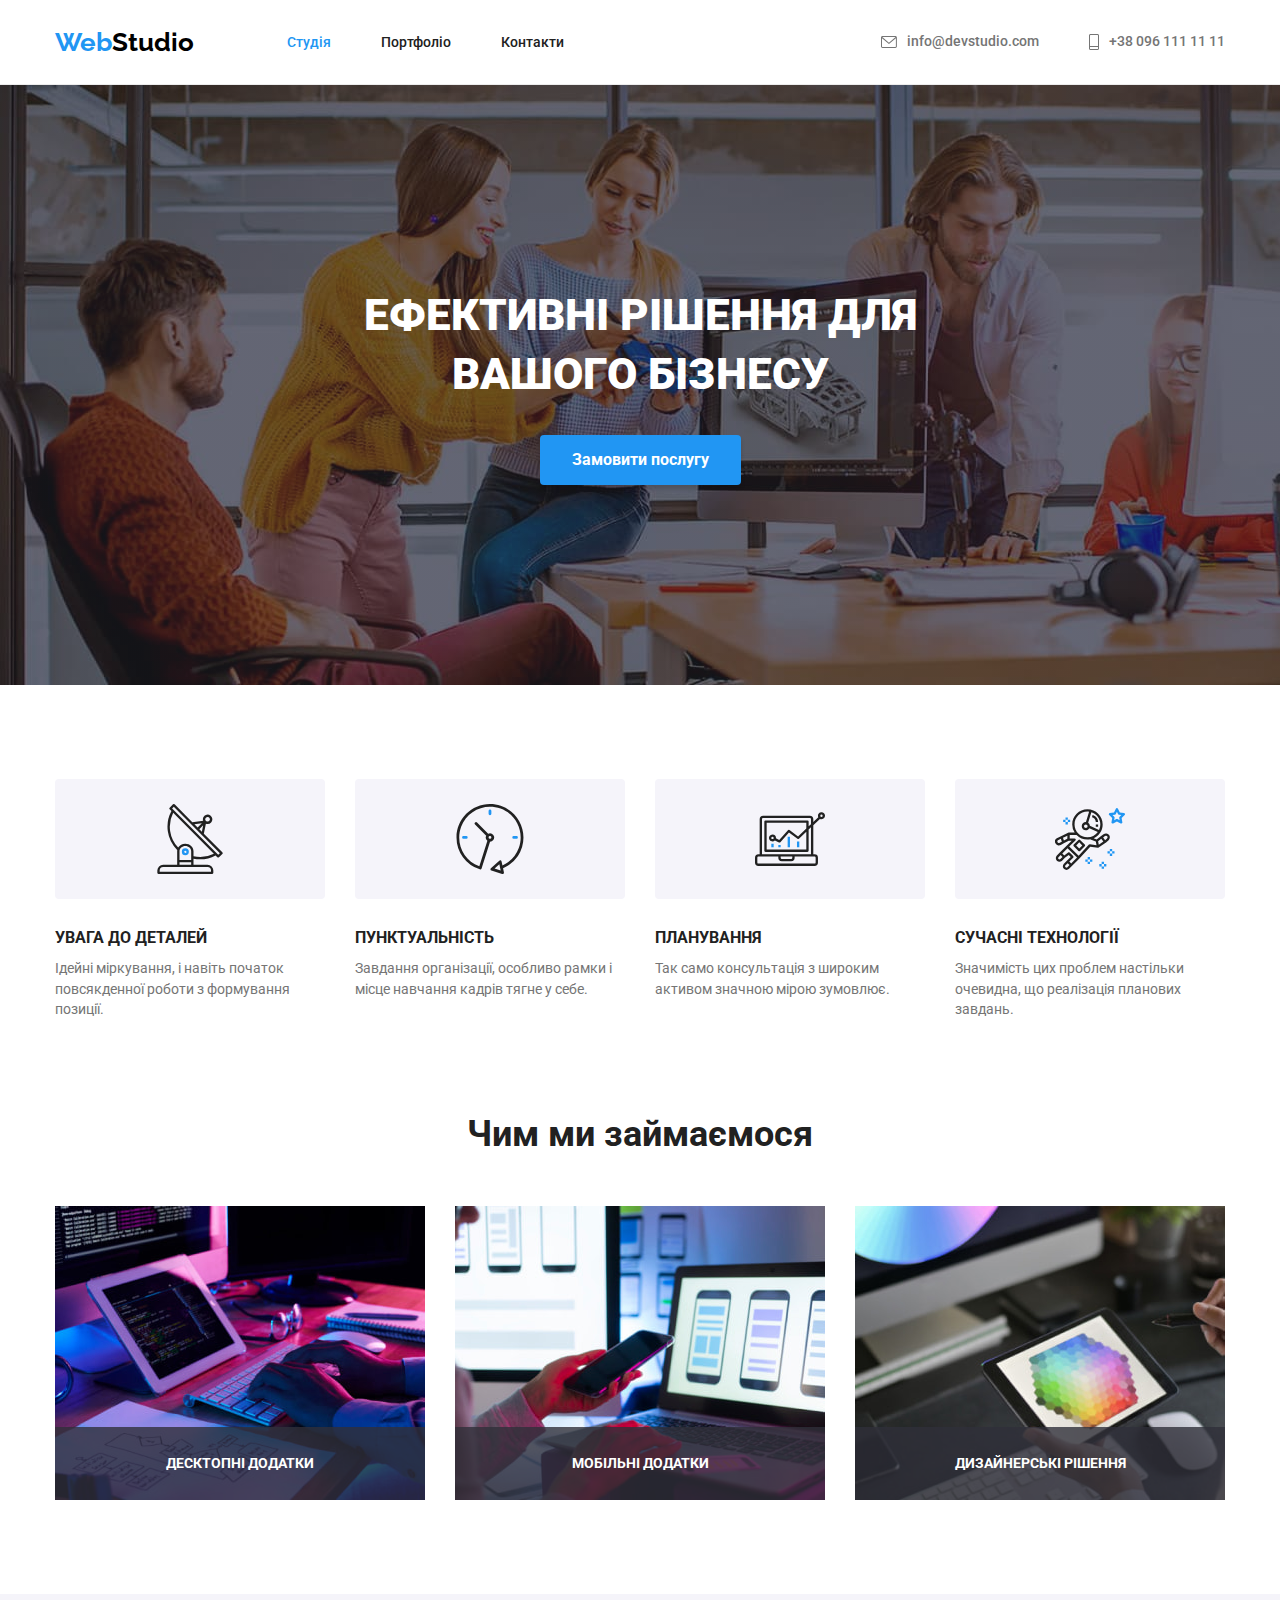
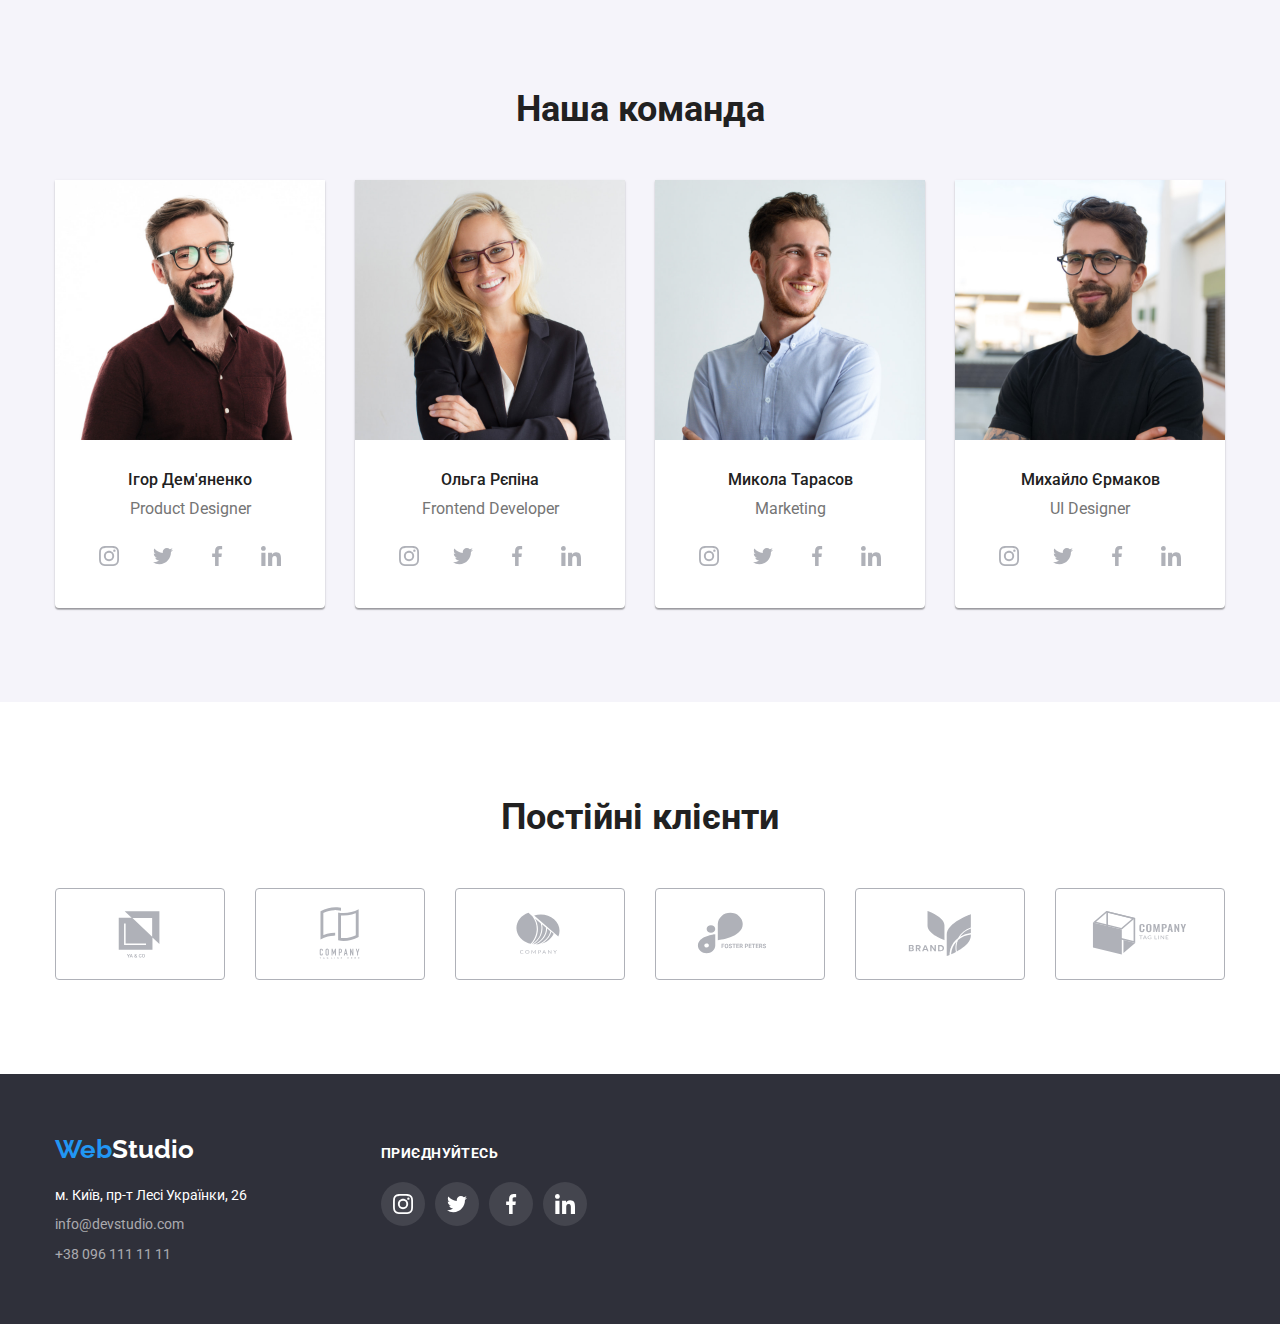
<file: index.html>
<!DOCTYPE html>
<html lang="uk">
  <head>
    <meta charset="UTF-8" />
    <meta http-equiv="X-UA-Compatible" content="IE=edge" />
    <meta name="viewport" content="width=device-width, initial-scale=1.0" />
    <title>Студія</title>
    <link rel="preconnect" href="https://fonts.googleapis.com" />
    <link rel="preconnect" href="https://fonts.gstatic.com" crossorigin />
    <link
      href="https://fonts.googleapis.com/css2?family=Raleway:wght@700&family=Roboto:wght@400;500;700;900&display=swap"
      rel="stylesheet"
    />
    <link
      rel="stylesheet"
      href="https://cdnjs.cloudflare.com/ajax/libs/modern-normalize/1.1.0/modern-normalize.min.css"
    />
    <link rel="stylesheet" href="./css/styles.css" />
  </head>
  <body>
    <!-- шапка -->
    <header class="page-header">
      <div class="container">
        <nav>
          <div class="nav-box">
            <!-- лого в хедері -->
            <div class="logo">
              <a class="link" href="./index.html">
                <span class="logo-blue" lang="en">Web</span
                ><span class="logo-black" lang="en">Studio</span>
              </a>
            </div>
            <!-- навігаційне меню -->
            <ul class="site-nav list">
              <li class="header-link"><a class="link actual" href="./index.html">Студія</a></li>
              <li class="header-link"><a class="link" href="./portfolio.html">Портфоліо</a></li>
              <li class="header-link"><a class="link" href="">Контакти</a></li>
            </ul>
          </div>
        </nav>

        <!-- контакти в шапці -->
        <ul class="header-contacts list">
          <li class="header-link">
            <a class="contacts-link link" href="mailto:info@devstudio.com">
              <svg class="contacts-icon" width="16" height="12">
                <use href="./images/symbol-defs.svg#icon-mail"></use>
              </svg>
              info@devstudio.com
            </a>
          </li>
          <li class="header-link">
            <a class="contacts-link link" href="tel:+380961111111">
              <svg class="contacts-icon" width="10" height="16">
                <use href="./images/symbol-defs.svg#icon-tel"></use>
              </svg>
              +38 096 111 11 11
            </a>
          </li>
        </ul>
      </div>
    </header>

    <main>
      <!-- Герой -->
      <section class="section hero">
        <div class="container">
          <div class="hero-content-box">
            <h1 class="hero-title">Ефективні рішення для вашого бізнесу</h1>
            <button class="hero-button" type="button" data-modal-open>Замовити послугу</button>
          </div>
        </div>
      </section>

      <!-- Особливості компанії -->
      <section class="section features">
        <div class="container">
          <h2 class="section-title visually-hidden">Особливості</h2>
          <ul class="features-list list">
            <li class="feature-items">
              <div class="feature-icons">
                <svg class="feature-icon" width="70" height="70">
                  <use href="./images/symbol-defs.svg#icon-antenna"></use>
                </svg>
              </div>
              <h3 class="title">Увага до деталей</h3>
              <p>Ідейні міркування, і навіть початок повсякденної роботи з формування позиції.</p>
            </li>
            <li class="feature-items">
              <div class="feature-icons">
                <svg class="feature-icon" width="70" height="70">
                  <use href="./images/symbol-defs.svg#icon-clock"></use>
                </svg>
              </div>
              <h3 class="title">Пунктуальність</h3>
              <p>Завдання організації, особливо рамки і місце навчання кадрів тягне у себе.</p>
            </li>
            <li class="feature-items">
              <div class="feature-icons">
                <svg class="feature-icon" width="70" height="70">
                  <use href="./images/symbol-defs.svg#icon-diagram"></use>
                </svg>
              </div>
              <h3 class="title">Планування</h3>
              <p>Так само консультація з широким активом значною мірою зумовлює.</p>
            </li>
            <li class="feature-items">
              <div class="feature-icons">
                <svg class="feature-icon" width="70" height="70">
                  <use href="./images/symbol-defs.svg#icon-astronaut"></use>
                </svg>
              </div>
              <h3 class="title">Сучасні технології</h3>
              <p>Значимість цих проблем настільки очевидна, що реалізація планових завдань.</p>
            </li>
          </ul>
        </div>
      </section>

      <!-- Чим ми займаємося -->
      <section class="section skills">
        <div class="container">
          <h2 class="section-title">Чим ми займаємося</h2>
          <ul class="skills-list list">
            <li class="skills-item">
              <img src="./images/box1.jpg" alt="програмування" width="370" />
              <h3 class="title">десктопні додатки</h3>
            </li>
            <li class="skills-item">
              <img src="./images/box2.jpg" alt="адаптивний вебдизайн" width="370" />
              <h3 class="title">мобільні додатки</h3>
            </li>
            <li class="skills-item">
              <img src="./images/box3.jpg" alt="тестування" width="370" />
              <h3 class="title">дизайнерські рішення</h3>
            </li>
          </ul>
        </div>
      </section>

      <!-- Наша команда -->
      <section class="section team">
        <div class="container">
          <h2 class="section-title">Наша команда</h2>
          <ul class="team-list list">
            <li class="team-cards">
              <img
                class="team-img"
                src="./images/ihordemianenko.jpg"
                alt="Ігор Дем'яненко"
                width="270"
              />
              <h3 class="title">Ігор Дем'яненко</h3>
              <p class="text" lang="en">Product Designer</p>
              <ul class="social-list list">
                <li class="social-items">
                  <a class="social-link link" href="#">
                    <div class="circle">
                      <svg class="social-icon" width="20" height="20">
                        <use href="./images/symbol-defs.svg#icon-instagram"></use>
                      </svg>
                    </div>
                  </a>
                </li>
                <li class="social-items">
                  <a class="social-link link" href="#">
                    <div class="circle">
                      <svg class="social-icon" width="20" height="20">
                        <use href="./images/symbol-defs.svg#icon-twitter"></use>
                      </svg>
                    </div>
                  </a>
                </li>
                <li class="social-items">
                  <a class="social-link link" href="#">
                    <div class="circle">
                      <svg class="social-icon" width="20" height="20">
                        <use href="./images/symbol-defs.svg#icon-facebook"></use>
                      </svg>
                    </div>
                  </a>
                </li>
                <li class="social-items">
                  <a class="social-link link" href="#">
                    <div class="circle">
                      <svg class="social-icon" width="20" height="20">
                        <use href="./images/symbol-defs.svg#icon-linkedin"></use>
                      </svg>
                    </div>
                  </a>
                </li>
              </ul>
            </li>
            <li class="team-cards">
              <img class="team-img" src="./images/olhariepina.jpg" alt="Ольга Рєпіна" width="270" />
              <h3 class="title">Ольга Рєпіна</h3>
              <p class="text" lang="en">Frontend Developer</p>
              <ul class="social-list list">
                <li class="social-items">
                  <a class="social-link link" href="#">
                    <div class="circle">
                      <svg class="social-icon" width="20" height="20">
                        <use href="./images/symbol-defs.svg#icon-instagram"></use>
                      </svg>
                    </div>
                  </a>
                </li>
                <li class="social-items">
                  <a class="social-link link" href="#">
                    <div class="circle">
                      <svg class="social-icon" width="20" height="20">
                        <use href="./images/symbol-defs.svg#icon-twitter"></use>
                      </svg>
                    </div>
                  </a>
                </li>
                <li class="social-items">
                  <a class="social-link link" href="#">
                    <div class="circle">
                      <svg class="social-icon" width="20" height="20">
                        <use href="./images/symbol-defs.svg#icon-facebook"></use>
                      </svg>
                    </div>
                  </a>
                </li>
                <li class="social-items">
                  <a class="social-link link" href="#">
                    <div class="circle">
                      <svg class="social-icon" width="20" height="20">
                        <use href="./images/symbol-defs.svg#icon-linkedin"></use>
                      </svg>
                    </div>
                  </a>
                </li>
              </ul>
            </li>
            <li class="team-cards">
              <img
                class="team-img"
                src="./images/mykolatarasov.jpg"
                alt="Микола Тарасов"
                width="270"
              />
              <h3 class="title">Микола Тарасов</h3>
              <p class="text" lang="en">Marketing</p>
              <ul class="social-list list">
                <li class="social-items">
                  <a class="social-link link" href="#">
                    <div class="circle">
                      <svg class="social-icon" width="20" height="20">
                        <use href="./images/symbol-defs.svg#icon-instagram"></use>
                      </svg>
                    </div>
                  </a>
                </li>
                <li class="social-items">
                  <a class="social-link link" href="#">
                    <div class="circle">
                      <svg class="social-icon" width="20" height="20">
                        <use href="./images/symbol-defs.svg#icon-twitter"></use>
                      </svg>
                    </div>
                  </a>
                </li>
                <li class="social-items">
                  <a class="social-link link" href="#">
                    <div class="circle">
                      <svg class="social-icon" width="20" height="20">
                        <use href="./images/symbol-defs.svg#icon-facebook"></use>
                      </svg>
                    </div>
                  </a>
                </li>
                <li class="social-items">
                  <a class="social-link link" href="#">
                    <div class="circle">
                      <svg class="social-icon" width="20" height="20">
                        <use href="./images/symbol-defs.svg#icon-linkedin"></use>
                      </svg>
                    </div>
                  </a>
                </li>
              </ul>
            </li>
            <li class="team-cards">
              <img
                class="team-img"
                src="./images/mykhailoiermakov.jpg"
                alt="Михайло Єрмаков"
                width="270"
              />
              <h3 class="title">Михайло Єрмаков</h3>
              <p class="text" lang="en">UI Designer</p>
              <ul class="social-list list">
                <li class="social-items">
                  <a class="social-link link" href="#">
                    <div class="circle">
                      <svg class="social-icon" width="20" height="20">
                        <use href="./images/symbol-defs.svg#icon-instagram"></use>
                      </svg>
                    </div>
                  </a>
                </li>
                <li class="social-items">
                  <a class="social-link link" href="#">
                    <div class="circle">
                      <svg class="social-icon" width="20" height="20">
                        <use href="./images/symbol-defs.svg#icon-twitter"></use>
                      </svg>
                    </div>
                  </a>
                </li>
                <li class="social-items">
                  <a class="social-link link" href="#">
                    <div class="circle">
                      <svg class="social-icon" width="20" height="20">
                        <use href="./images/symbol-defs.svg#icon-facebook"></use>
                      </svg>
                    </div>
                  </a>
                </li>
                <li class="social-items">
                  <a class="social-link link" href="#">
                    <div class="circle">
                      <svg class="social-icon" width="20" height="20">
                        <use href="./images/symbol-defs.svg#icon-linkedin"></use>
                      </svg>
                    </div>
                  </a>
                </li>
              </ul>
            </li>
          </ul>
        </div>
      </section>

      <!-- Постійні клієнти -->
      <section class="section clients">
        <h2 class="section-title">Постійні клієнти</h2>
        <ul class="clients-list list">
          <li class="clients-items">
            <a class="client-link link" href="#">
              <div class="client-box">
                <svg class="client-icon">
                  <use href="./images/symbol-defs.svg#icon-client-1"></use>
                </svg>
              </div>
            </a>
          </li>
          <li class="clients-items">
            <a class="client-link link" href="#">
              <div class="client-box">
                <svg class="client-icon">
                  <use href="./images/symbol-defs.svg#icon-client-2"></use>
                </svg>
              </div>
            </a>
          </li>
          <li class="clients-items">
            <a class="client-link link" href="#">
              <div class="client-box">
                <svg class="client-icon">
                  <use href="./images/symbol-defs.svg#icon-client-3"></use>
                </svg>
              </div>
            </a>
          </li>
          <li class="clients-items">
            <a class="client-link link" href="#">
              <div class="client-box">
                <svg class="client-icon">
                  <use href="./images/symbol-defs.svg#icon-client-4"></use>
                </svg>
              </div>
            </a>
          </li>
          <li class="clients-items">
            <a class="client-link link" href="#">
              <div class="client-box">
                <svg class="client-icon">
                  <use href="./images/symbol-defs.svg#icon-client-5"></use>
                </svg>
              </div>
            </a>
          </li>
          <li class="clients-items">
            <a class="client-link link" href="#">
              <div class="client-box">
                <svg class="client-icon">
                  <use href="./images/symbol-defs.svg#icon-client-6"></use>
                </svg>
              </div>
            </a>
          </li>
        </ul>
      </section>
    </main>

    <!-- Підвал -->
    <footer class="page-footer">
      <div class="container">
        <div>
          <div class="logo">
            <a class="link" href="./index.html">
              <span class="logo-blue" lang="en">Web</span
              ><span class="logo-white" lang="en">Studio</span>
            </a>
          </div>
          <!-- контакти в підвалі -->
          <address class="footer-contacts">
            <ul class="list">
              <li class="footer-contacts-item">
                <a
                  class="link map"
                  href="https://goo.gl/maps/V94aspMxWCVMp6bf6"
                  target="_blank"
                  rel="noopener noreferrer"
                  >м. Київ, пр-т Лесі Українки, 26</a
                >
              </li>
              <li class="footer-contacts-item">
                <a class="link" href="mailto:info@devstudio.com">info@devstudio.com</a>
              </li>
              <li class="footer-contacts-item">
                <a class="link" href="tel:+380961111111">+38 096 111 11 11</a>
              </li>
            </ul>
          </address>
        </div>

        <!-- соцмережі в підвалі -->
        <div class="footer-social">
          <h3 class="title">приєднуйтесь</h3>
          <ul class="social-list list">
            <li class="social-items">
              <a class="social-link link" href="#">
                <div class="circle">
                  <svg class="social-icon" width="20" height="20">
                    <use href="./images/symbol-defs.svg#icon-instagram"></use>
                  </svg>
                </div>
              </a>
            </li>
            <li class="social-items">
              <a class="social-link link" href="#">
                <div class="circle">
                  <svg class="social-icon" width="20" height="20">
                    <use href="./images/symbol-defs.svg#icon-twitter"></use>
                  </svg>
                </div>
              </a>
            </li>
            <li class="social-items">
              <a class="social-link link" href="#">
                <div class="circle">
                  <svg class="social-icon" width="20" height="20">
                    <use href="./images/symbol-defs.svg#icon-facebook"></use>
                  </svg>
                </div>
              </a>
            </li>
            <li class="social-items">
              <a class="social-link link" href="#">
                <div class="circle">
                  <svg class="social-icon" width="20" height="20">
                    <use href="./images/symbol-defs.svg#icon-linkedin"></use>
                  </svg>
                </div>
              </a>
            </li>
          </ul>
        </div>
      </div>
    </footer>
    <!-- modal window -->
    <div class="backdrop is-hidden" data-modal>
      <div class="modal">
        <a class="x-box" href="#" data-modal-close>
          <svg class="x-button">
            <use href="./images/symbol-defs.svg#icon-close" width="18" height="18"></use>
          </svg>
        </a>
      </div>
    </div>
    <script src="./js/modal.js"></script>
  </body>
</html>

<!-- зробити анімацію модалки,
     підкреслення в навігаційному меню,
     зробити репозиторій 05
    -->
</file>
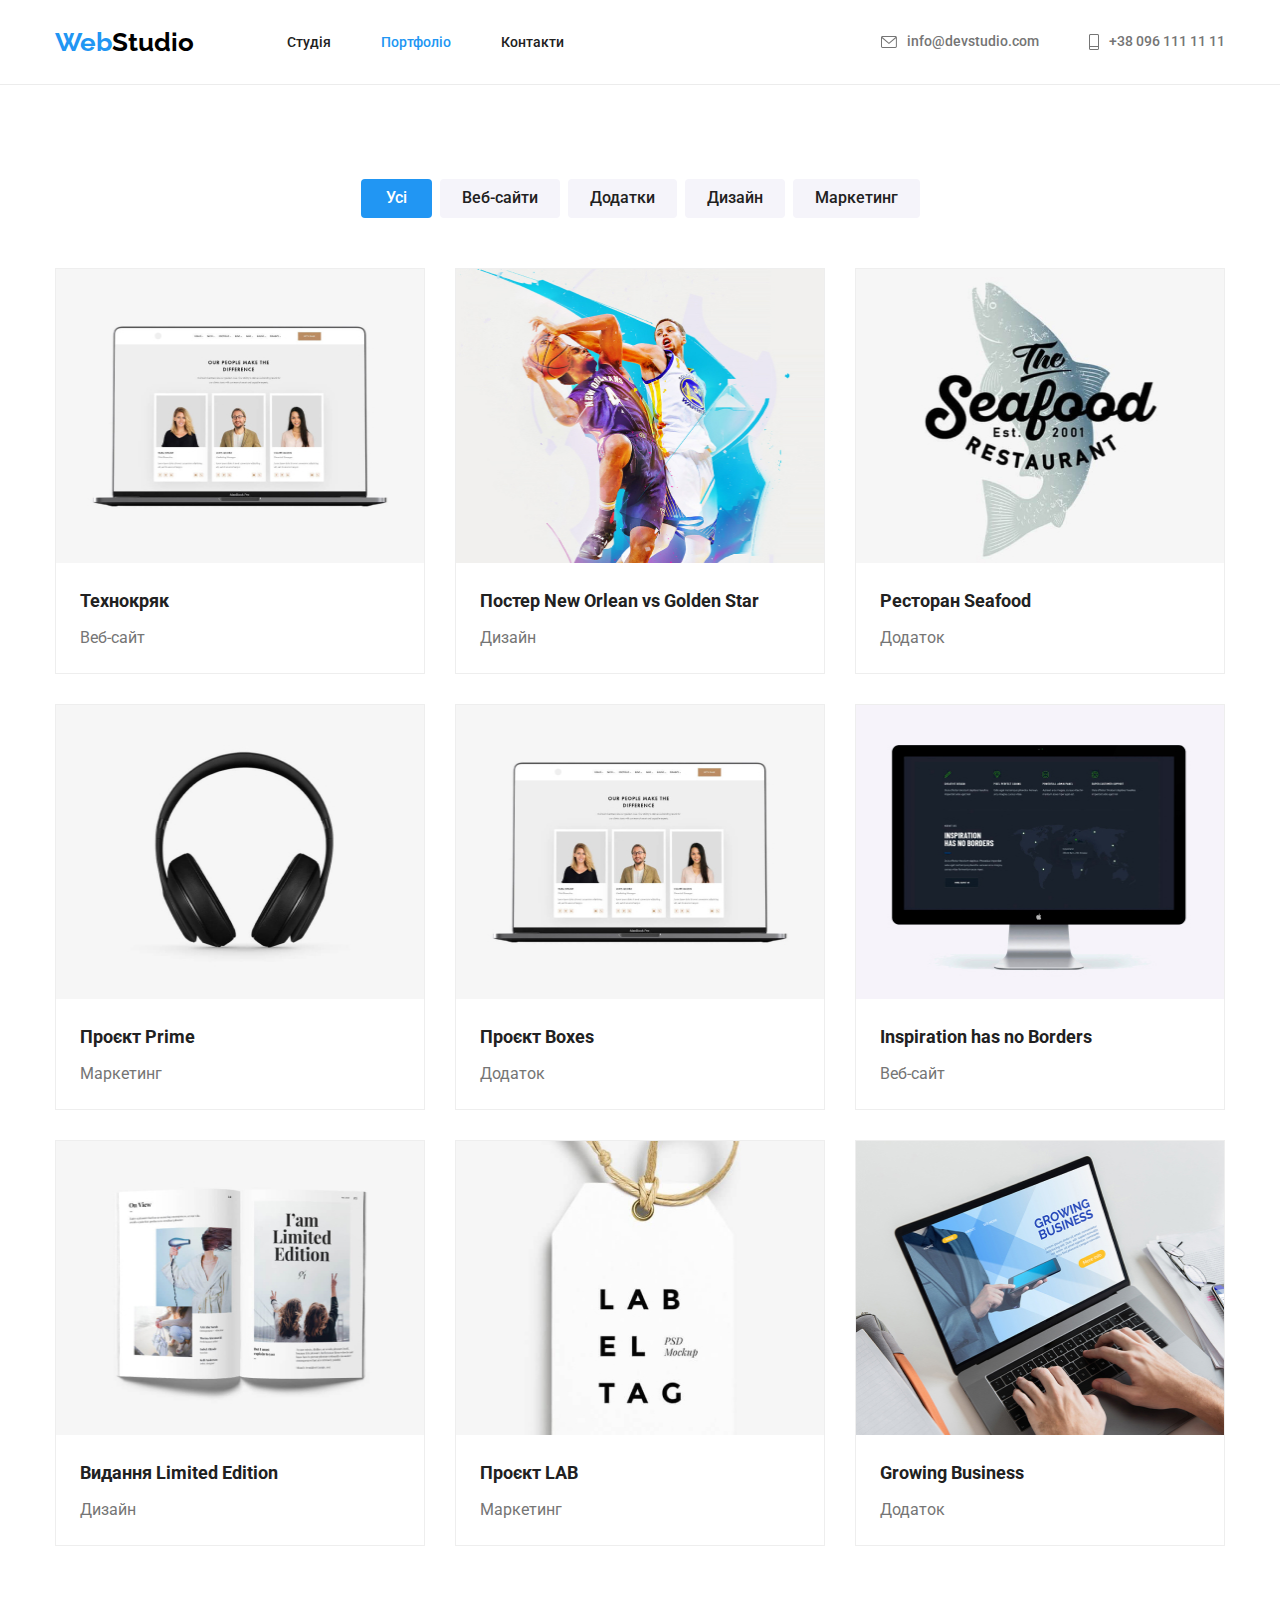
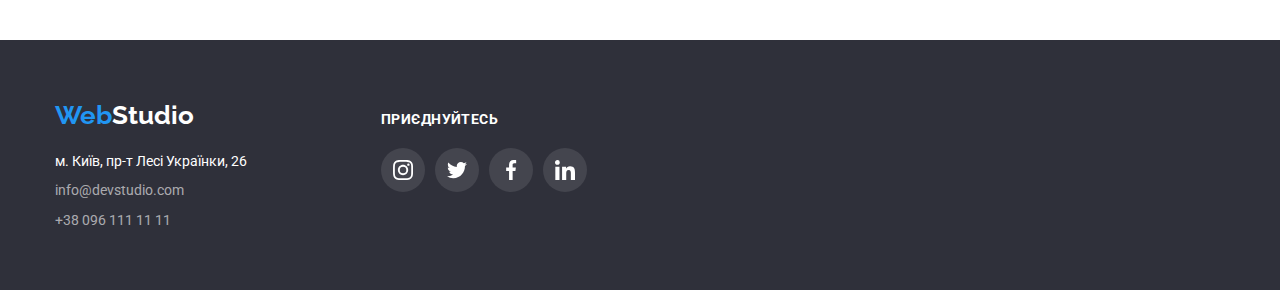
<file: portfolio.html>
<!DOCTYPE html>
<html lang="uk">
  <head>
    <meta charset="UTF-8" />
    <meta http-equiv="X-UA-Compatible" content="IE=edge" />
    <meta name="viewport" content="width=device-width, initial-scale=1.0" />
    <title>Портфоліо</title>
    <link rel="preconnect" href="https://fonts.googleapis.com" />
    <link rel="preconnect" href="https://fonts.gstatic.com" crossorigin />
    <link
      href="https://fonts.googleapis.com/css2?family=Raleway:wght@700&family=Roboto:wght@400;500;700;900&display=swap"
      rel="stylesheet"
    />
    <link
      rel="stylesheet"
      href="https://cdnjs.cloudflare.com/ajax/libs/modern-normalize/1.1.0/modern-normalize.min.css"
    />
    <link rel="stylesheet" href="./css/styles.css" />
  </head>

  <body>
    <header class="page-header">
      <div class="container">
        <nav>
          <div class="nav-box">
          <!-- лого в хедері -->
          <div class="logo">
            <a class="link" href="./index.html">
            <span class="logo-blue" lang="en">Web</span><span class="logo-black" lang="en">Studio</span>
            </a>
          </div>
          <!-- навігаційне меню -->
          <ul class="site-nav list">
            <li class="header-link"><a class="link" href="./index.html">Студія</a></li>
            <li class="header-link"><a class="link actual" href="./portfolio.html">Портфоліо</a></li>
            <li class="header-link"><a class="link" href="">Контакти</a></li>
          </ul>
          </div>
        </nav>

        <!-- контакти в шапці -->
        <ul class="header-contacts list">
          <li class="header-link">
            <a class="contacts-link link" href="mailto:info@devstudio.com">
              <svg class="contacts-icon" width="16" height="12">
              <use href="./images/symbol-defs.svg#icon-mail"></use>
              </svg>
            info@devstudio.com</a>
          </li>
          <li class="header-link">
            <a class="contacts-link link" href="tel:+380961111111">
              <svg class="contacts-icon" width="10" height="16">
              <use href="./images/symbol-defs.svg#icon-tel"></use>
              </svg>
              +38 096 111 11 11</a>
          </li>
        </ul>
      </div>
    </header>

    <main>
      <section class="section">
        <div class="container">
          <h1 class="section-title visually-hidden">Портфоліо</h1>
          <!-- фільтри -->
          <ul class="filter list">
            <li class="filter-list-item">
              <button class="filter-button actual-filter" type="button">Усі</button>
            </li>
            <li class="filter-list-item">
              <button class="filter-button" type="button">Веб-сайти</button>
            </li>
            <li class="filter-list-item">
              <button class="filter-button" type="button">Додатки</button>
            </li>
            <li class="filter-list-item">
              <button class="filter-button" type="button">Дизайн</button>
            </li>
            <li class="filter-list-item">
              <button class="filter-button" type="button">Маркетинг</button>
            </li>
          </ul>
          
          <!-- приклади робіт -->
          <ul class="exemple-list list">
            <li class="exemple">
              <div class="exemple-box">
                <img class="exemple-img"
                  src="./images/portfolio/tehnokryak.jpg"
                  alt="екран ноутбуку"
                  width="370"
                  height="294"
                />
                <p class="overlay">Ресурс пропонує комплексні пропозиції з різним рівнем функціоналу та сервісів. Все це дозволить відвідувачу отримати вичерпні відомості про компанію чи приватну особу.</p>
              </div>
              <h2 class="title">Технокряк</h2>
              <p class="text">Веб-сайт</p>
            </li>
            <li class="exemple">
              <div class="exemple-box">
              <img class="exemple-img"
                src="./images/portfolio/basketball.jpg"
                alt="баскетбольний постер>"
                width="370"
                height="294"
              />
              <p class="overlay">Lorem ipsum dolor sit amet consectetur adipisicing elit. Veniam repellendus sint exercitationem eum, aperiam laboriosam.</p>
              </div>
              <h2 class="title">Постер <span lang="en">New Orlean vs Golden Star</span></h2>
              <p class="text">Дизайн</p>
            </li>
            <li class="exemple">
              <div class="exemple-box">
              <img class="exemple-img"
                src="./images/portfolio/seafood.jpg"
                alt="логотип ресторану"
                width="370"
                height="294"
              />
              <p class="overlay">Lorem ipsum dolor sit amet consectetur adipisicing elit. Veniam repellendus sint exercitationem eum, aperiam laboriosam.</p>
              </div>
              <h2 class="title">Ресторан <span lang="en">Seafood</span></h2>
              <p class="text">Додаток</p>
            </li>
            <li class="exemple">
              <div class="exemple-box">
              <img class="exemple-img"
                src="./images/portfolio/prime.jpg"
                alt="великі навушники"
                width="370"
                height="294"
              />
              <p class="overlay">Lorem ipsum dolor sit amet consectetur adipisicing elit. Veniam repellendus sint exercitationem eum, aperiam laboriosam.</p>
              </div>
              <h2 class="title">Проєкт <span lang="en">Prime</span></h2>
              <p class="text">Маркетинг</p>
            </li>
            <li class="exemple">
              <div class="exemple-box">
              <img class="exemple-img" src="./images/portfolio/tehnokryak.jpg" alt="коробки" width="370" height="294" />
              <p class="overlay">Lorem ipsum dolor sit amet consectetur adipisicing elit. Veniam repellendus sint exercitationem eum, aperiam laboriosam.</p>
              </div>
              <h2 class="title">Проєкт <span lang="en">Boxes</span></h2>
              <p class="text">Додаток</p>
            </li>
            <li class="exemple">
              <div class="exemple-box">
              <img class="exemple-img"
                src="./images/portfolio/inspiration.jpg"
                alt="монітор"
                width="370"
                height="294"
              />
              <p class="overlay">Lorem ipsum dolor sit amet consectetur adipisicing elit. Veniam repellendus sint exercitationem eum, aperiam laboriosam.</p>
              </div>
              <h2 class="title" lang="en">Inspiration has no Borders</h2>
              <p class="text">Веб-сайт</p>
            </li>
            <li class="exemple">
              <div class="exemple-box">
              <img class="exemple-img"
                src="./images/portfolio/limited.jpg"
                alt="розгорнута книга"
                width="370"
                height="294"
              />
              <p class="overlay">Lorem ipsum dolor sit amet consectetur adipisicing elit. Veniam repellendus sint exercitationem eum, aperiam laboriosam.</p>
              </div>
              <h2 class="title">Видання <span lang="en">Limited Edition</span></h2>
              <p class="text">Дизайн</p>
            </li>
            <li class="exemple">
              <div class="exemple-box">
              <img class="exemple-img" src="./images/portfolio/lab.jpg" alt="етикетка" width="370" height="294" />
              <p class="overlay">Lorem ipsum dolor sit amet consectetur adipisicing elit. Veniam repellendus sint exercitationem eum, aperiam laboriosam.</p>
              </div>
              <h2 class="title">Проєкт <span lang="en">LAB</span></h2>
              <p class="text">Маркетинг</p>
            </li>
            <li class="exemple">
              <div class="exemple-box">
              <img class="exemple-img" src="./images/portfolio/growing.jpg" alt="ноутбук" width="370" height="294" />
              <p class="overlay">Lorem ipsum dolor sit amet consectetur adipisicing elit. Veniam repellendus sint exercitationem eum, aperiam laboriosam.</p>
              </div>
              <h2 class="title" lang="en">Growing Business</h2>
              <p class="text">Додаток</p>
            </li>
          </ul>
        </div>
      </div>
      </section>
    </main>

    <!-- Підвал -->
    <footer class="page-footer">
      <div class="container">
        <div>
          <div class="logo">
            <a class="link" href="./index.html">
              <span class="logo-blue" lang="en">Web</span
              ><span class="logo-white" lang="en">Studio</span>
            </a>
          </div>
          <!-- контакти в підвалі -->
          <address class="footer-contacts">
            <ul class="list">
              <li class="footer-contacts-item">
                <a
                  class="link map"
                  href="https://goo.gl/maps/V94aspMxWCVMp6bf6"
                  target="_blank"
                  rel="noopener noreferrer"
                  >м. Київ, пр-т Лесі Українки, 26</a
                >
              </li>
              <li class="footer-contacts-item">
                <a class="link" href="mailto:info@devstudio.com">info@devstudio.com</a>
              </li>
              <li class="footer-contacts-item">
                <a class="link" href="tel:+380961111111">+38 096 111 11 11</a>
              </li>
            </ul>
          </address>
        </div>

        <!-- соцмережі в підвалі -->
        <div class="footer-social">
          <h3 class="title">приєднуйтесь</h3>
          <ul class="social-list list">
            <li class="social-items">
              <a class="social-link link" href="#">
                <div class="circle">
                  <svg class="social-icon" width="20" height="20">
                    <use href="./images/symbol-defs.svg#icon-instagram"></use>
                  </svg>
                </div>
              </a>
            </li>
            <li class="social-items">
              <a class="social-link link" href="#">
                <div class="circle">
                  <svg class="social-icon" width="20" height="20">
                    <use href="./images/symbol-defs.svg#icon-twitter"></use>
                  </svg>
                </div>
              </a>
            </li>
            <li class="social-items">
              <a class="social-link link" href="#">
                <div class="circle">
                  <svg class="social-icon" width="20" height="20">
                    <use href="./images/symbol-defs.svg#icon-facebook"></use>
                  </svg>
                </div>
              </a>
            </li>
            <li class="social-items">
              <a class="social-link link" href="#">
                <div class="circle">
                  <svg class="social-icon" width="20" height="20">
                    <use href="./images/symbol-defs.svg#icon-linkedin"></use>
                  </svg>
                </div>
              </a>
            </li>
          </ul>
        </div>
      </div>
    </footer>
  </body>
</html>
</file>
<file: css/styles.css>
/* color map */
:root {
  --primary-text-color: #757575;
  --title-text-color: #212121;
  --footer-text-color: rgba(255, 255, 255, 0.6);
  --primary-accent-color: #2196f3;
  --secondary-accent-color: #ffffff;
  --primary-bcg-color: #f5f5f5;
  --bg-color-light: #f5f4fa;
  --bg-color-dark: #2f303a;
  --team-cards-bg-color: #ffffff;
  --exemple-border-color: #eeeeee;
  --primary-icon-color: #afb1b8;
}

/* reset basic styles*/

html {
  box-sizing: border-box;
}

h1,
h2,
h3,
h4,
p {
  margin-top: 0;
  margin-bottom: 0;
}

ul,
ol {
  margin-top: 0;
  margin-bottom: 0;
  padding-left: 0;
}

.link {
  text-decoration: none;
}

.list {
  list-style: none;
}
img {
  display: block;
}

/* global styles */
body {
  color: var(--primary-text-color);
  font-family: 'Roboto', sans-serif;
  font-weight: 400;
  font-size: 14px;
  line-height: 1.46;
}
.container {
  width: 1200px;
  margin: 0 auto;
  padding: 0 15px;
}

.contacts-icon {
  fill: var(--primary-text-color);
  margin-right: 10px;
}

/* logo styles */
.logo {
  font-family: 'Raleway', sans-serif;
  font-weight: 700;
  font-size: 26px;
  line-height: 1.19;
  margin-right: 93px;
}
.logo-blue {
  color: var(--primary-accent-color);
}
.logo-black {
  color: #000000;
}
.logo-white {
  color: var(--secondary-accent-color);
}

/* header styles */
.nav-box {
  display: flex;
  align-items: center;
}
.site-nav .link,
.header-contacts .link {
  font-weight: 500;
  line-height: 1.14;
}
.site-nav .link {
  color: var(--title-text-color);
}
.header-contacts .link {
  display: flex;
  color: var(--primary-text-color);
  align-items: center;
}
.site-nav .link:hover,
.site-nav .link:focus,
.header-contacts .link:hover,
.header-contacts .link:focus {
  color: var(--primary-accent-color);
}
.contacts-link:hover .contacts-icon,
.contacts-link:focus .contacts-icon {
fill: var(--primary-accent-color);
}
.link.actual {
  color: var(--primary-accent-color);
}
.page-header {
  border-bottom: #ececec solid 1px;
}
.page-header .container {
  display: flex;
  justify-content: space-between;
  align-items: center;
}
.site-nav.list,
.header-contacts.list {
  display: flex;
  align-items: center;
  gap: 50px;
  margin-top: 32px;
  margin-bottom: 32px;
}

/* hero styles */
.section.hero {
  background-color: var(--bg-color-dark);
  background-image: linear-gradient(rgba(47, 48, 58, 0.4), rgba(47, 48, 58, 0.4)),
    url(../images/hero-bg.jpg);
  background-size: cover;

  text-align: center;
  padding: 0;
}
.hero .container {
  display: flex;
  min-height: 600px;
  justify-content: center;
  flex-direction: column;
  align-items: center;
}
.hero-content-box {
  display: block;
  width: 696px;
}
.hero-title {
  color: var(--secondary-accent-color);
  font-weight: 900;
  font-size: 44px;
  line-height: 1.36;
  text-transform: uppercase;
  margin-bottom: 30px;
}
.hero-button {
  background-color: var(--primary-accent-color);
  color: var(--secondary-accent-color);
  font-weight: 700;
  font-size: 16px;
  line-height: 1.88;
  border: none;
  border-radius: 4px;
  cursor: pointer;
  padding: 10px 32px;
  box-shadow: 0px 4px 4px rgba(0, 0, 0, 0.15);
}

/* section styles */

.visually-hidden {
  position: absolute;
  white-space: nowrap;
  width: 1px;
  height: 1px;
  overflow: hidden;
  border: 0;
  padding: 0;
  clip: rect(0 0 0 0);
  clip-path: inset(50%);
  margin: -1px;
}

.section {
  padding: 94px 0;
}
.section-title {
  color: var(--title-text-color);
  font-weight: 700;
  font-size: 36px;
  line-height: 1.17;
  text-align: center;
  margin-bottom: 50px;
}

/* features styles */
.feature-icons {
  background-color: var(--bg-color-light);
  height: 120px;
  border-radius: 4px;
  margin-bottom: 30px;
  display: flex;
  align-items: center;
  justify-content: center;
}
.features-list .title {
  color: var(--title-text-color);
  font-weight: 700;
  line-height: 1.14;
  text-transform: uppercase;
}
.features-list {
  display: flex;
  justify-content: space-between;
  flex-wrap: wrap;
}
.feature-items {
  width: 270px;
}
.feature-items .title {
  margin-bottom: 10px;
}

/* skills styles */
.section.skills {
  padding-top: 0;
}
.skills-list {
  display: flex;
  gap: 30px;
  justify-content: center;
  flex-wrap: wrap;
}
.skills-item {
  position: relative;
}
.skills-item .title {
  position: absolute;
  bottom: 0%;
  left: 0%;
  color: var(--secondary-accent-color);
  width: 100%;
  padding: 27px 0;
  background-color: rgba(47, 48, 58, 0.8);
  font-size: 14px;
  line-height: 1.33;
  text-align: center;
  text-transform: uppercase;
}
/* team styles */
.section.team {
  background-color: var(--bg-color-light);
}
.team-list {
  display: flex;
  justify-content: center;
  gap: 30px;
  flex-wrap: wrap;
}
.team-list .title {
  color: var(--title-text-color);
  font-weight: 500;
}
.team-list .title,
.team-list .text {
  font-size: 16px;
  line-height: 1.19;
}
.team-cards {
  background-color: var(--team-cards-bg-color);
  text-align: center;
  padding-bottom: 30px;
  box-shadow: 0px 1px 3px rgba(0, 0, 0, 0.12), 0px 1px 1px rgba(0, 0, 0, 0.14),
    0px 2px 1px rgba(0, 0, 0, 0.2);
  border-radius: 0px 0px 4px 4px;
}
.team-cards .team-img {
  margin-bottom: 30px;
}
.team-cards .title {
  margin-bottom: 10px;
}
.team-cards .text {
  margin-bottom: 16px;
}
.social-list {
  display: flex;
  gap: 10px;
  justify-content: center;
}

.circle {
  display: flex;
  width: 44px;
  height: 44px;
  border-radius: 50%;
}
.social-icon {
  fill: var(--primary-icon-color);
  margin: auto;
}

.social-link:hover .circle,
.social-link:focus .circle {
  background-color: var(--primary-accent-color);
}
.social-link:hover .social-icon,
.social-link:focus .social-icon {
  fill: var(--secondary-accent-color);
}

/* clients styles */
.clients-list {
  display: flex;
  justify-content: center;
  gap: 30px;
  flex-wrap: wrap;
}
.client-box {
  display: flex;
  align-items: center;
  justify-content: center;
  width: 170px;
  height: 92px;
  border: 1px solid #afb1b8;
  border-radius: 4px;
}
.client-icon {
  width: 106px;
  height: 60px;
  fill: var(--primary-icon-color);
}
.client-link:hover .client-box,
.client-link:focus .client-box {
  border-color: var(--primary-accent-color);
}
.client-link:hover .client-icon,
.client-link:focus .client-icon {
  fill: var(--primary-accent-color);
}

/* portfolio styles */
.filter-button {
  background-color: var(--bg-color-light);
  color: var(--title-text-color);
  font-size: 16px;
  font-weight: 500;
  line-height: 1.63;
  border: none;
  border-radius: 4px;
  padding: 6px 22px;
}
.filter-button:hover,
.filter-button:focus {
  background-color: var(--primary-accent-color);
  color: var(--secondary-accent-color);
  box-shadow: 0px 3px 1px rgba(0, 0, 0, 0.1), 0px 1px 2px rgba(0, 0, 0, 0.08),
    0px 2px 2px rgba(0, 0, 0, 0.12);
}
.filter-button.actual-filter {
  background-color: var(--primary-accent-color);
  color: var(--secondary-accent-color);
  padding: 6px 25px;
}

.filter-list-item {
  margin-right: 8px;
}
.filter-list-item:last-child {
  margin-right: 0;
}
.filter {
  display: flex;
  justify-content: center;
  margin-bottom: 50px;
}
.exemple {
  width: 370px;
  border: var(--exemple-border-color) solid 1px;
}
.exemple:hover {
  box-shadow: 0px 1px 1px rgba(0, 0, 0, 0.12), 0px 4px 4px rgba(0, 0, 0, 0.06),
    1px 4px 6px rgba(0, 0, 0, 0.16);
}
.exemple-list {
  display: flex;
  gap: 30px;
  flex-wrap: wrap;
}
.exemple-img {
  width: 100%;
}
.exemple .title {
  color: var(--title-text-color);
  font-weight: 700;
  font-size: 18px;
  line-height: 2;
  margin-left: 24px;
  margin-bottom: 4px;
  margin-top: 20px;
}
.exemple .text {
  font-size: 16px;
  line-height: 1.88;
  margin-left: 24px;
  margin-bottom: 20px;
}
.exemple-box {
  position: relative;
  overflow: hidden;
}
.exemple:hover .overlay {
transform: translateY(-100%);

}
.exemple .overlay {
  position: absolute;
  width: 100%;
  height: 294px;
  background-color: rgba(33, 150, 243, 0.9);
  font-size: 18px;
  line-height: 1.56;
  letter-spacing: 0.03em;
  color: var(--secondary-accent-color);
  padding: 63px 24px;
  transition-duration: 300ms;
}

/* footer styles */
.page-footer {
  background-color: var(--bg-color-dark);
  padding: 60px 0;
}
.page-footer .container {
  display: flex;
}
.page-footer .logo {
  margin-bottom: 20px;
}
.footer-contacts {
  font-style: normal;
}
.footer-contacts .link {
  color: var(--footer-text-color);
}
.footer-contacts .link:hover,
.footer-contacts .link:focus {
  color: var(--primary-accent-color);
}
.footer-contacts-item {
  margin-bottom: 9px;
}
.footer-contacts-item:last-child {
  margin-bottom: 0;
}
.link.map {
  color: var(--secondary-accent-color);
}
.logo.no-margin {
  margin-right: 0px;
}
.footer-social {
  margin: 12px 0 0 94px;
}
.footer-social .title {
  font-family: 'Roboto';
  font-weight: 700;
  font-size: 14px;
  line-height: 1.14;
  letter-spacing: 0.03em;
  text-transform: uppercase;
  color: var(--secondary-accent-color);
  margin-bottom: 20px;
}
.footer-social .circle {
  background-color: rgba(255, 255, 255, 0.1);
}
.footer-social .social-icon {
  fill: var(--secondary-accent-color);
}

/* modal window styles */
.backdrop {
  position: fixed;
  top: 0;
  left: 0;
  width: 100%;
  height: 100%;
  background-color: rgba(0, 0, 0, 0.50)
}
.modal {
  position: absolute;
  top: 50%;
  left: 50%;
  transform: translate(-50%, -50%);
  width: 528px;
  min-height: 581px;
  background-color: #ffffff;
}
.x-box {
  position: fixed;
  display: flex;
  top: 8px;
  right: 8px;
  width: 30px;
  height: 30px;
  border-radius: 50%;
  border: rgba(0, 0, 0, 0.1) solid 1px;
}
.x-button {
  width: 18px;
  height: 18px;
  margin: auto;
  fill: #000000;
}
.x-box:hover .x-button,
.x-box:focus .x-button {
fill: var(--primary-accent-color);
}
.is-hidden {
  visibility: hidden;
  opacity: 0;
  pointer-events: none;
}
</file>
